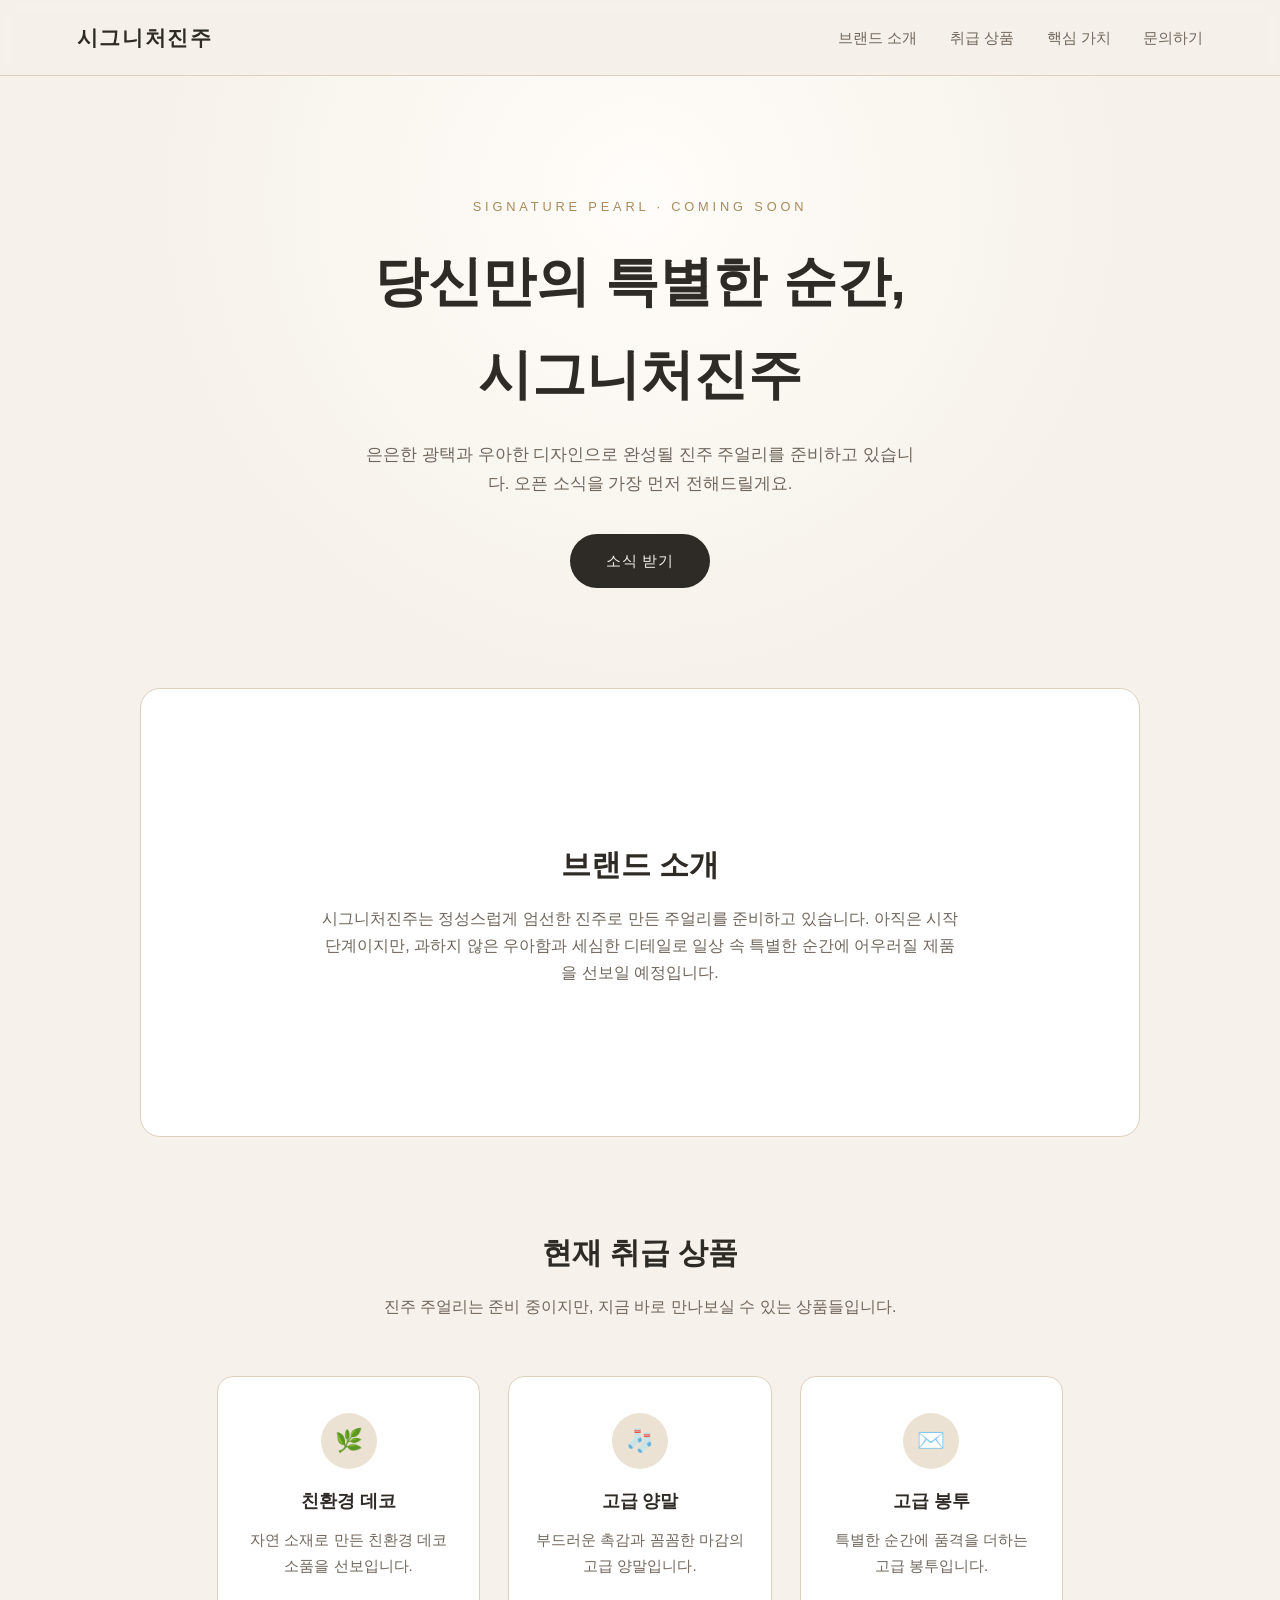
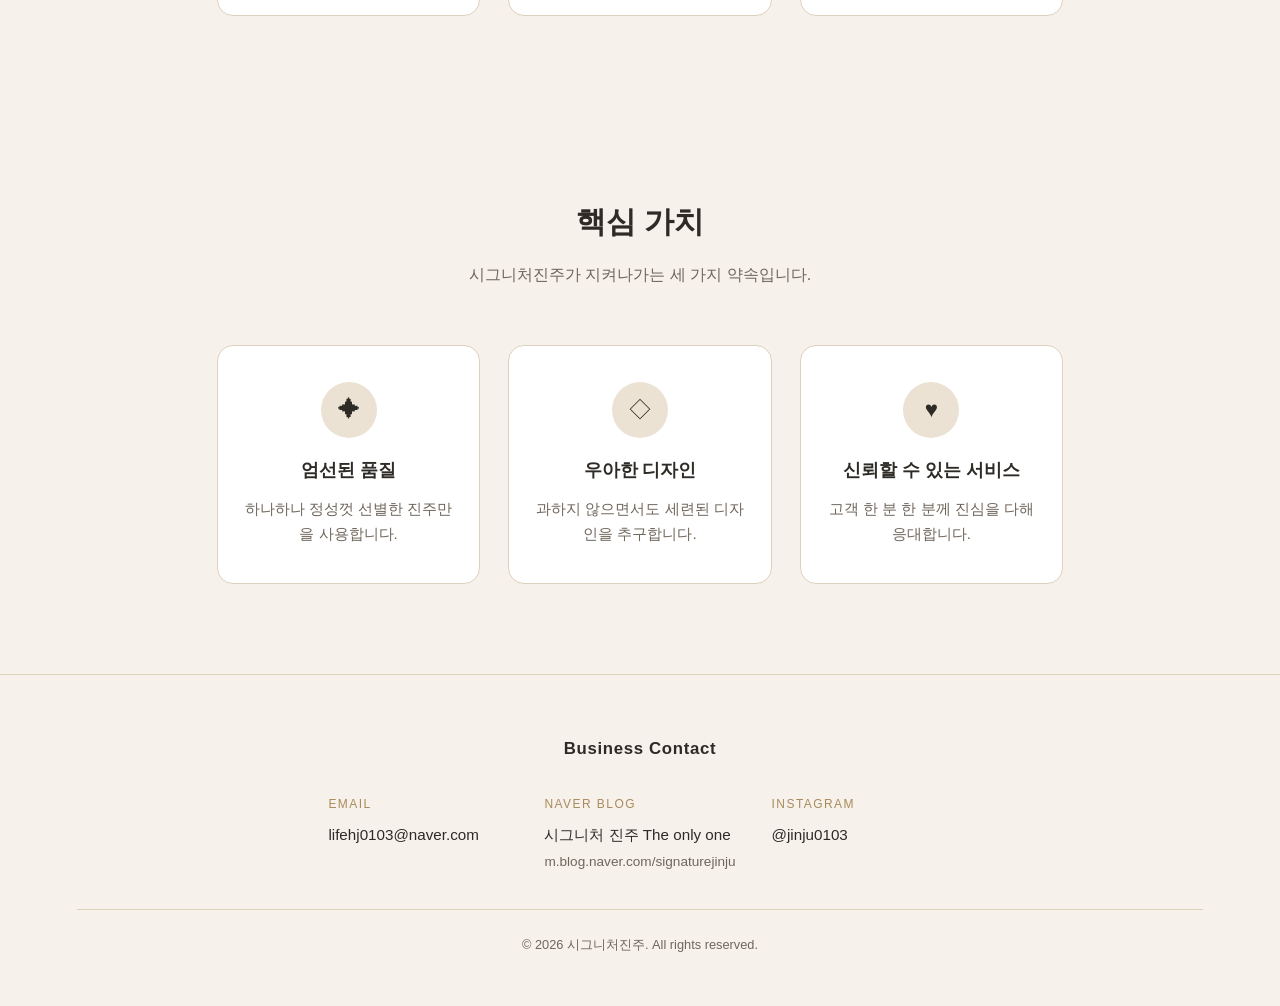
<file: index.html>
<!DOCTYPE html>
<html lang="ko">
<head>
<meta charset="UTF-8">
<meta name="viewport" content="width=device-width, initial-scale=1.0">
<title>시그니처진주 | 시그니처진주</title>
<meta name="description" content="시그니처진주 - 당신만의 특별한 순간을 위한 진주 주얼리 브랜드">
<style>
  :root {
    --pearl: #f6f1ea;
    --pearl-deep: #ece2d3;
    --ink: #2e2a26;
    --sub: #6f665c;
    --accent: #a98b5d;
    --line: #ddd1bd;
  }
  * { box-sizing: border-box; margin: 0; padding: 0; }
  body {
    font-family: "Pretendard", "Apple SD Gothic Neo", "Malgun Gothic", sans-serif;
    background: var(--pearl);
    color: var(--ink);
    line-height: 1.7;
  }
  header {
    position: sticky;
    top: 0;
    z-index: 10;
    display: flex;
    align-items: center;
    justify-content: space-between;
    padding: 20px 6%;
    background: rgba(246, 241, 234, 0.9);
    backdrop-filter: blur(6px);
    border-bottom: 1px solid var(--line);
  }
  .logo {
    font-size: 1.3rem;
    font-weight: 700;
    letter-spacing: 0.08em;
  }
  nav a {
    color: var(--sub);
    text-decoration: none;
    margin-left: 28px;
    font-size: 0.95rem;
  }
  nav a:hover { color: var(--accent); }

  .hero {
    text-align: center;
    padding: 120px 6% 100px;
    background: radial-gradient(circle at 50% 20%, #fffdf9 0%, var(--pearl) 70%);
  }
  .hero .eyebrow {
    letter-spacing: 0.3em;
    font-size: 0.8rem;
    color: var(--accent);
    text-transform: uppercase;
    margin-bottom: 18px;
  }
  .hero h1 {
    font-size: clamp(2.2rem, 5vw, 3.4rem);
    font-weight: 700;
    margin-bottom: 20px;
  }
  .hero p {
    max-width: 560px;
    margin: 0 auto 36px;
    color: var(--sub);
    font-size: 1.05rem;
  }
  .btn {
    display: inline-block;
    padding: 14px 36px;
    background: var(--ink);
    color: var(--pearl);
    text-decoration: none;
    border-radius: 999px;
    font-size: 0.95rem;
    letter-spacing: 0.05em;
    transition: opacity 0.2s;
  }
  .btn:hover { opacity: 0.8; }

  section {
    padding: 90px 6%;
    max-width: 1000px;
    margin: 0 auto;
  }
  .section-title {
    text-align: center;
    font-size: 1.9rem;
    font-weight: 700;
    margin-bottom: 14px;
  }
  .section-sub {
    text-align: center;
    color: var(--sub);
    max-width: 520px;
    margin: 0 auto 56px;
  }

  .cards {
    display: grid;
    grid-template-columns: repeat(auto-fit, minmax(220px, 1fr));
    gap: 28px;
  }
  .card {
    background: #fff;
    border: 1px solid var(--line);
    border-radius: 16px;
    padding: 36px 26px;
    text-align: center;
  }
  .card .icon {
    width: 56px;
    height: 56px;
    margin: 0 auto 18px;
    border-radius: 50%;
    background: var(--pearl-deep);
    display: flex;
    align-items: center;
    justify-content: center;
    font-size: 1.4rem;
  }
  .card h3 {
    font-size: 1.1rem;
    margin-bottom: 10px;
  }
  .card p {
    color: var(--sub);
    font-size: 0.95rem;
  }

  .about {
    background: #fff;
    border-radius: 20px;
    border: 1px solid var(--line);
  }
  .about-inner {
    padding: 60px 8%;
    text-align: center;
  }
  .about p {
    color: var(--sub);
    max-width: 640px;
    margin: 0 auto;
  }

  footer {
    padding: 60px 6% 50px;
    text-align: center;
    border-top: 1px solid var(--line);
    color: var(--sub);
    font-size: 0.9rem;
  }
  footer .brand {
    color: var(--ink);
    font-weight: 700;
    font-size: 1.05rem;
    letter-spacing: 0.04em;
    margin-bottom: 30px;
  }
  .contact-list {
    display: flex;
    flex-wrap: wrap;
    justify-content: center;
    gap: 36px;
    max-width: 640px;
    margin: 0 auto 36px;
    list-style: none;
    padding: 0;
    text-align: left;
  }
  .contact-list li {
    min-width: 180px;
  }
  .contact-label {
    display: block;
    font-size: 0.75rem;
    letter-spacing: 0.12em;
    text-transform: uppercase;
    color: var(--accent);
    margin-bottom: 8px;
  }
  .contact-list a {
    color: var(--ink);
    text-decoration: none;
    font-size: 0.95rem;
  }
  .contact-list a:hover {
    color: var(--accent);
    text-decoration: underline;
  }
  .contact-sub {
    display: block;
    color: var(--sub);
    font-size: 0.85rem;
    margin-top: 2px;
  }
  .copyright {
    padding-top: 24px;
    border-top: 1px solid var(--line);
    font-size: 0.8rem;
  }
</style>
</head>
<body>

<header>
  <div class="logo">시그니처진주</div>
  <nav>
    <a href="#about">브랜드 소개</a>
    <a href="#products">취급 상품</a>
    <a href="#values">핵심 가치</a>
    <a href="#contact">문의하기</a>
  </nav>
</header>

<section class="hero">
  <div class="eyebrow">Signature Pearl · Coming Soon</div>
  <h1>당신만의 특별한 순간,<br>시그니처진주</h1>
  <p>은은한 광택과 우아한 디자인으로 완성될 진주 주얼리를 준비하고 있습니다.
     오픈 소식을 가장 먼저 전해드릴게요.</p>
  <a class="btn" href="#contact">소식 받기</a>
</section>

<section id="about" class="about">
  <div class="about-inner">
    <div class="section-title">브랜드 소개</div>
    <p>
      시그니처진주는 정성스럽게 엄선한 진주로 만든 주얼리를 준비하고 있습니다.
      아직은 시작 단계이지만, 과하지 않은 우아함과 세심한 디테일로
      일상 속 특별한 순간에 어우러질 제품을 선보일 예정입니다.
    </p>
  </div>
</section>

<section id="products">
  <div class="section-title">현재 취급 상품</div>
  <div class="section-sub">진주 주얼리는 준비 중이지만, 지금 바로 만나보실 수 있는 상품들입니다.</div>
  <div class="cards">
    <div class="card">
      <div class="icon">🌿</div>
      <h3>친환경 데코</h3>
      <p>자연 소재로 만든 친환경 데코 소품을 선보입니다.</p>
    </div>
    <div class="card">
      <div class="icon">🧦</div>
      <h3>고급 양말</h3>
      <p>부드러운 촉감과 꼼꼼한 마감의 고급 양말입니다.</p>
    </div>
    <div class="card">
      <div class="icon">✉️</div>
      <h3>고급 봉투</h3>
      <p>특별한 순간에 품격을 더하는 고급 봉투입니다.</p>
    </div>
  </div>
</section>

<section id="values">
  <div class="section-title">핵심 가치</div>
  <div class="section-sub">시그니처진주가 지켜나가는 세 가지 약속입니다.</div>
  <div class="cards">
    <div class="card">
      <div class="icon">✦</div>
      <h3>엄선된 품질</h3>
      <p>하나하나 정성껏 선별한 진주만을 사용합니다.</p>
    </div>
    <div class="card">
      <div class="icon">◇</div>
      <h3>우아한 디자인</h3>
      <p>과하지 않으면서도 세련된 디자인을 추구합니다.</p>
    </div>
    <div class="card">
      <div class="icon">♥</div>
      <h3>신뢰할 수 있는 서비스</h3>
      <p>고객 한 분 한 분께 진심을 다해 응대합니다.</p>
    </div>
  </div>
</section>

<footer id="contact">
  <div class="brand">Business Contact</div>
  <ul class="contact-list">
    <li>
      <span class="contact-label">Email</span>
      <a href="mailto:lifehj0103@naver.com">lifehj0103@naver.com</a>
    </li>
    <li>
      <span class="contact-label">Naver Blog</span>
      <a href="https://m.blog.naver.com/signaturejinju" target="_blank" rel="noopener noreferrer">
        시그니처 진주 The only one
        <span class="contact-sub">m.blog.naver.com/signaturejinju</span>
      </a>
    </li>
    <li>
      <span class="contact-label">Instagram</span>
      <a href="https://www.instagram.com/jinju0103" target="_blank" rel="noopener noreferrer">
        @jinju0103
      </a>
    </li>
  </ul>
  <p class="copyright">&copy; 2026 시그니처진주. All rights reserved.</p>
</footer>

</body>
</html>
</file>
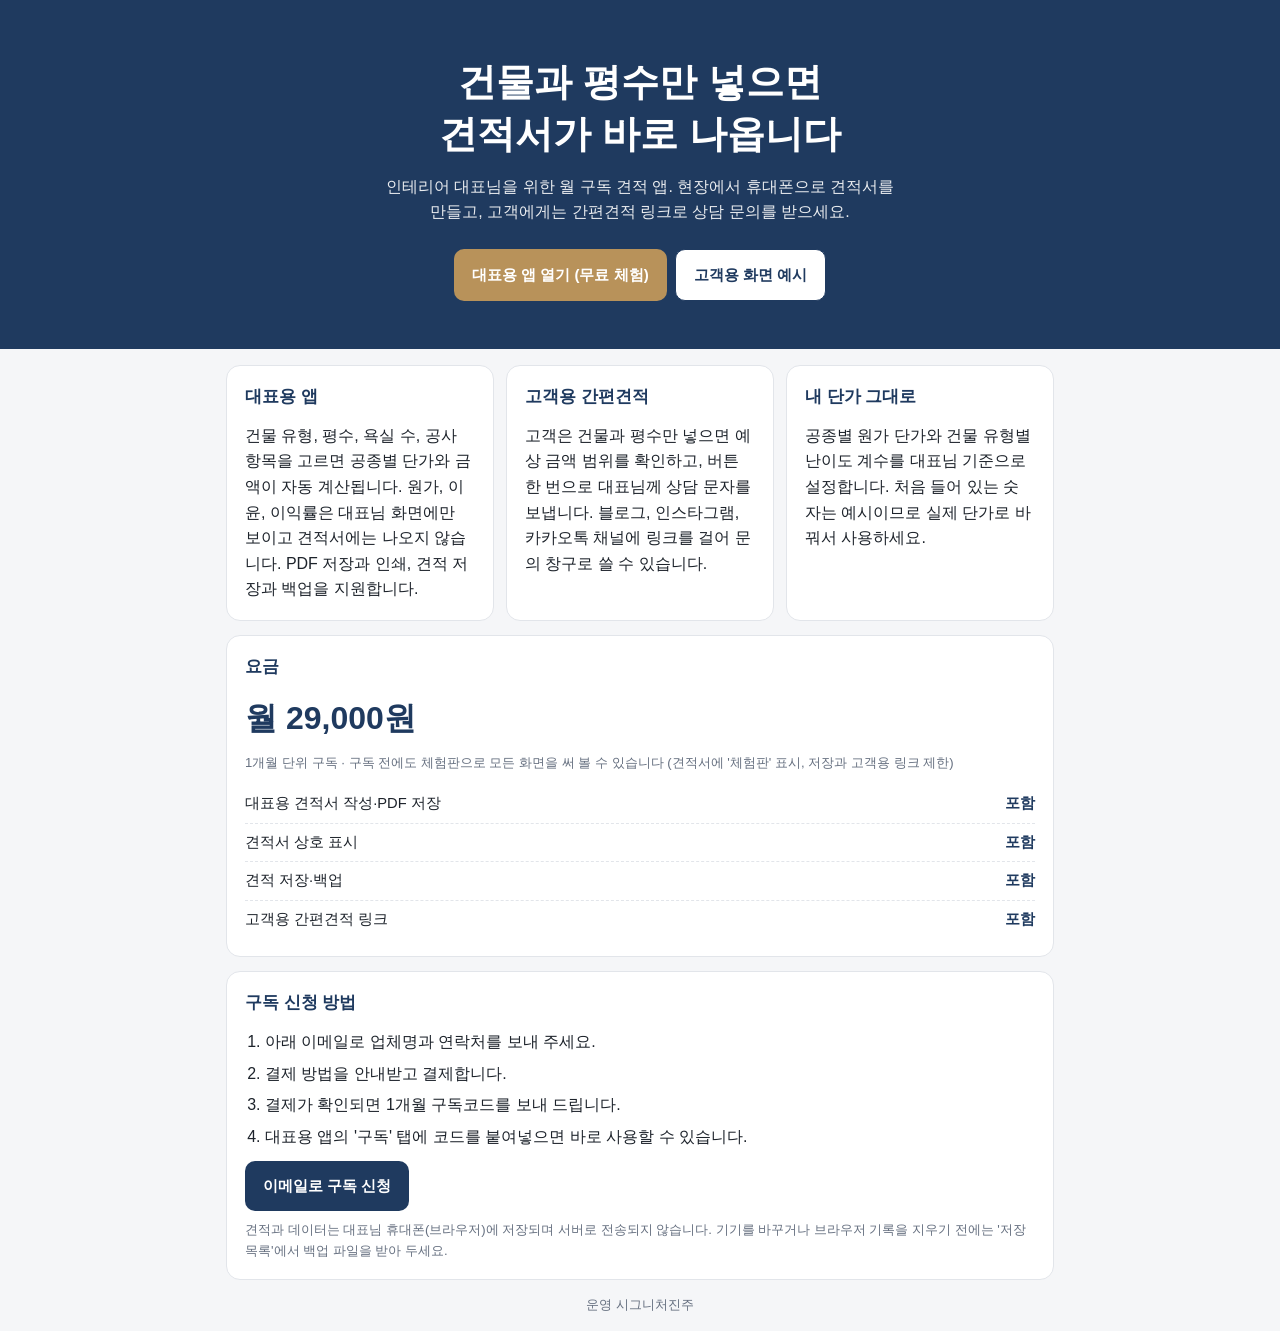
<file: estimate/index.html>
<!DOCTYPE html>
<html lang="ko">
<head>
<meta charset="UTF-8">
<meta name="viewport" content="width=device-width, initial-scale=1.0">
<title>인테리어 견적 앱 | 건물과 평수만 넣으면 견적서 완성</title>
<meta name="description" content="인테리어 대표님을 위한 월 구독 견적서 앱. 건물 유형과 평수만 넣으면 견적서가 만들어지고, 고객용 간편견적 링크로 상담 문의까지 받을 수 있습니다.">
<link rel="stylesheet" href="style.css">
<style>
.hero{background:var(--navy);color:#fff;padding:56px 20px 48px;text-align:center}
.hero h1{font-size:clamp(1.6rem,6vw,2.4rem);line-height:1.35;margin-bottom:14px}
.hero p{opacity:.9;max-width:520px;margin:0 auto 24px}
.grid{display:grid;grid-template-columns:repeat(auto-fit,minmax(240px,1fr));gap:12px}
.price{font-size:2rem;font-weight:800;color:var(--navy)}
ol.step{padding-left:20px}ol.step li{margin:6px 0}
</style>
</head>
<body>
<section class="hero">
  <h1>건물과 평수만 넣으면<br>견적서가 바로 나옵니다</h1>
  <p>인테리어 대표님을 위한 월 구독 견적 앱. 현장에서 휴대폰으로 견적서를 만들고, 고객에게는 간편견적 링크로 상담 문의를 받으세요.</p>
  <div class="btns" style="justify-content:center">
    <a class="btn gold" href="owner.html">대표용 앱 열기 (무료 체험)</a>
    <a class="btn line" href="customer.html" style="background:#fff">고객용 화면 예시</a>
  </div>
</section>

<div class="wrap">
  <div class="grid">
    <div class="card"><h2>대표용 앱</h2>
      <p>건물 유형, 평수, 욕실 수, 공사 항목을 고르면 공종별 단가와 금액이 자동 계산됩니다. 원가, 이윤, 이익률은 대표님 화면에만 보이고 견적서에는 나오지 않습니다. PDF 저장과 인쇄, 견적 저장과 백업을 지원합니다.</p></div>
    <div class="card"><h2>고객용 간편견적</h2>
      <p>고객은 건물과 평수만 넣으면 예상 금액 범위를 확인하고, 버튼 한 번으로 대표님께 상담 문자를 보냅니다. 블로그, 인스타그램, 카카오톡 채널에 링크를 걸어 문의 창구로 쓸 수 있습니다.</p></div>
    <div class="card"><h2>내 단가 그대로</h2>
      <p>공종별 원가 단가와 건물 유형별 난이도 계수를 대표님 기준으로 설정합니다. 처음 들어 있는 숫자는 예시이므로 실제 단가로 바꿔서 사용하세요.</p></div>
  </div>

  <div class="card" id="plan">
    <h2>요금</h2>
    <p class="price">월 29,000원</p>
    <p class="note" style="margin-bottom:12px">1개월 단위 구독 · 구독 전에도 체험판으로 모든 화면을 써 볼 수 있습니다 (견적서에 '체험판' 표시, 저장과 고객용 링크 제한)</p>
    <div class="kv"><span>대표용 견적서 작성·PDF 저장</span><b>포함</b></div>
    <div class="kv"><span>견적서 상호 표시</span><b>포함</b></div>
    <div class="kv"><span>견적 저장·백업</span><b>포함</b></div>
    <div class="kv"><span>고객용 간편견적 링크</span><b>포함</b></div>
  </div>

  <div class="card">
    <h2>구독 신청 방법</h2>
    <ol class="step">
      <li>아래 이메일로 업체명과 연락처를 보내 주세요.</li>
      <li>결제 방법을 안내받고 결제합니다.</li>
      <li>결제가 확인되면 1개월 구독코드를 보내 드립니다.</li>
      <li>대표용 앱의 '구독' 탭에 코드를 붙여넣으면 바로 사용할 수 있습니다.</li>
    </ol>
    <div class="btns"><a class="btn" href="mailto:lifehj0103@naver.com?subject=%5B%EC%9D%B8%ED%85%8C%EB%A6%AC%EC%96%B4%20%EA%B2%AC%EC%A0%81%20%EC%95%B1%5D%20%EA%B5%AC%EB%8F%85%20%EC%8B%A0%EC%B2%AD&body=%EC%97%85%EC%B2%B4%EB%AA%85%3A%0A%EB%8C%80%ED%91%9C%EC%9E%90%3A%0A%EC%97%B0%EB%9D%BD%EC%B2%98%3A%0A">이메일로 구독 신청</a></div>
    <p class="note">견적과 데이터는 대표님 휴대폰(브라우저)에 저장되며 서버로 전송되지 않습니다. 기기를 바꾸거나 브라우저 기록을 지우기 전에는 '저장 목록'에서 백업 파일을 받아 두세요.</p>
  </div>
  <p class="note" style="text-align:center">운영 시그니처진주</p>
</div>
</body>
</html>
</file>
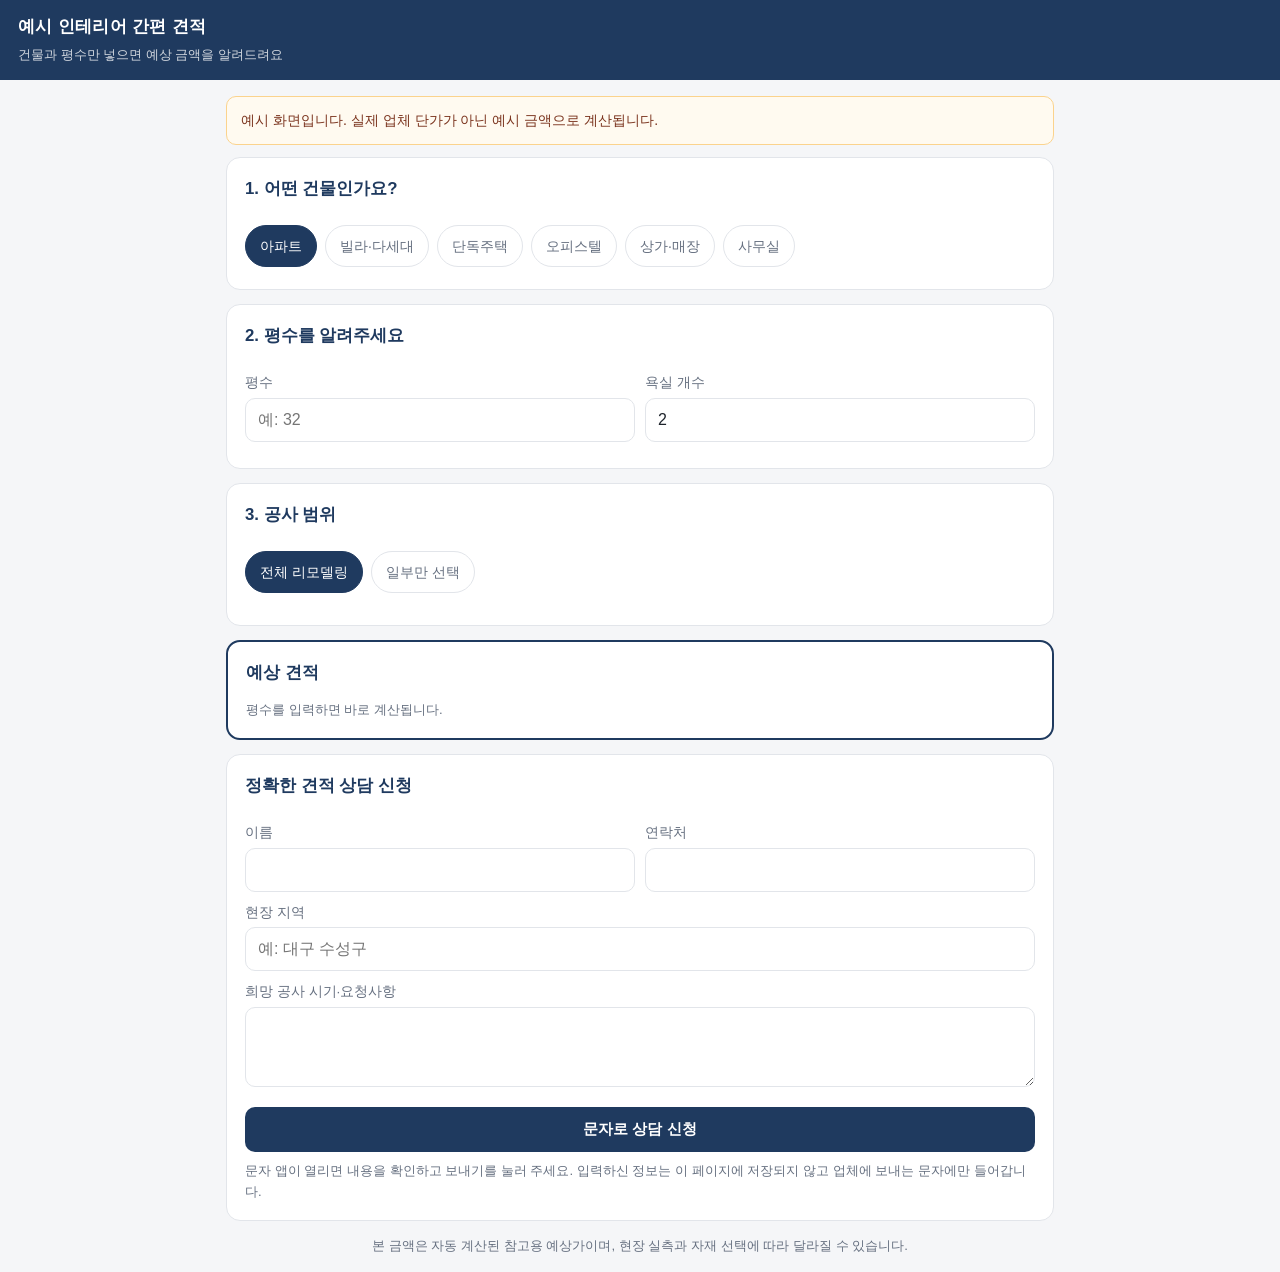
<file: estimate/customer.html>
<!DOCTYPE html>
<html lang="ko">
<head>
<meta charset="UTF-8">
<meta name="viewport" content="width=device-width, initial-scale=1.0">
<title>인테리어 간편 견적</title>
<link rel="stylesheet" href="style.css">
</head>
<body>
<div class="top"><div><b id="coTitle">인테리어 간편 견적</b><br><small>건물과 평수만 넣으면 예상 금액을 알려드려요</small></div></div>
<div class="wrap">
  <div id="demoAlert" class="alert warn hide">예시 화면입니다. 실제 업체 단가가 아닌 예시 금액으로 계산됩니다.</div>
  <div id="stopAlert" class="alert err hide">현재 이용할 수 없는 견적 링크입니다. 업체에 직접 문의해 주세요.</div>

  <div id="app">
  <div class="card">
    <h2>1. 어떤 건물인가요?</h2>
    <div class="chips" id="types"></div>
  </div>
  <div class="card">
    <h2>2. 평수를 알려주세요</h2>
    <div class="row">
      <div><label>평수</label><input id="py" type="number" inputmode="decimal" min="1" placeholder="예: 32"></div>
      <div><label>욕실 개수</label><input id="bath" type="number" inputmode="numeric" min="0" value="2"></div>
    </div>
    <p class="note" id="m2"></p>
  </div>
  <div class="card">
    <h2>3. 공사 범위</h2>
    <div class="chips" style="margin-bottom:10px">
      <label class="chip"><input type="radio" name="scope" value="full" checked><span>전체 리모델링</span></label>
      <label class="chip"><input type="radio" name="scope" value="part"><span>일부만 선택</span></label>
    </div>
    <div class="items" id="items"></div>
  </div>

  <div class="card" id="result" style="border:2px solid var(--navy)">
    <h2>예상 견적</h2>
    <div id="resBox"><p class="note">평수를 입력하면 바로 계산됩니다.</p></div>
  </div>

  <div class="card">
    <h2>정확한 견적 상담 신청</h2>
    <div class="row">
      <div><label>이름</label><input id="c_name"></div>
      <div><label>연락처</label><input id="c_phone" inputmode="tel"></div>
    </div>
    <label>현장 지역</label><input id="c_area" placeholder="예: 대구 수성구">
    <label>희망 공사 시기·요청사항</label><textarea id="c_memo" rows="3"></textarea>
    <div class="btns">
      <button class="btn block" id="sms">문자로 상담 신청</button>
      <a class="btn line block" id="call">전화 걸기</a>
    </div>
    <p class="note">문자 앱이 열리면 내용을 확인하고 보내기를 눌러 주세요. 입력하신 정보는 이 페이지에 저장되지 않고 업체에 보내는 문자에만 들어갑니다.</p>
  </div>
  <p class="note" style="text-align:center">본 금액은 자동 계산된 참고용 예상가이며, 현장 실측과 자재 선택에 따라 달라질 수 있습니다.</p>
  </div>
</div>
<div class="toast" id="toast"></div>

<script src="common.js"></script>
<script>
const $ = s => document.querySelector(s), $$ = s => [...document.querySelectorAll(s)];
let CFG = null, CO = { n: "예시 인테리어", p: "", c: "" }, RANGE = 10, TYPES = IE.DEFAULT_TYPES, ITEMS = IE.DEFAULT_ITEMS.map(i => Object.assign({}, i, { price: IE.round(i.price * 1.15, 100) }));

async function init() {
  const m = (location.hash.match(/c=([\w-]+)/) || [])[1];
  if (m) {
    try { CFG = IE.decodeObj(m); } catch { CFG = null; }
    if (!CFG) return stop();
    const lic = await IE.verifyLicense(CFG.l);
    if (!lic.ok) return stop();
    CO = { n: lic.data.n, p: CFG.co.p, c: CFG.co.c }; RANGE = CFG.r || 10;
    TYPES = CFG.t.map(([id, name, k]) => ({ id, name, k }));
    ITEMS = CFG.i.map(([id, name, unit, price, per, def]) => ({ id, name, unit, price, per, def: !!def }));
  } else $("#demoAlert").classList.remove("hide");
  document.title = CO.n + " 간편 견적";
  $("#coTitle").textContent = CO.n + " 간편 견적";
  $("#types").innerHTML = TYPES.map((t, i) => `<label class="chip"><input type="radio" name="t" value="${t.id}" ${i ? "" : "checked"}><span>${IE.esc(t.name)}</span></label>`).join("");
  $("#items").innerHTML = ITEMS.map(i => `<label class="item"><input type="checkbox" value="${i.id}" ${i.def ? "checked" : ""}><span class="nm">${IE.esc(i.name)}</span></label>`).join("");
  $("#items").classList.add("hide");
  if (CO.p) $("#call").href = "tel:" + CO.p.replace(/[^\d+]/g, ""); else $("#call").classList.add("hide");
  calc();
}
function stop() { $("#app").classList.add("hide"); $("#stopAlert").classList.remove("hide"); }

let LAST = null;
function calc() {
  const py = +$("#py").value || 0, bath = +$("#bath").value || 0;
  $("#m2").textContent = py ? "약 " + (py * IE.PY).toFixed(1) + "㎡" : "";
  const full = $("input[name=scope]:checked").value === "full";
  $("#items").classList.toggle("hide", full);
  const t = TYPES.find(x => x.id === $("input[name=t]:checked").value);
  const sel = full ? ITEMS.filter(i => i.def) : ITEMS.filter(i => $(`#items input[value="${i.id}"]`).checked);
  if (!py) { $("#resBox").innerHTML = '<p class="note">평수를 입력하면 바로 계산됩니다.</p>'; LAST = null; return; }
  const lines = sel.map(i => ({ name: i.name, amt: i.price * t.k * IE.qtyOf(i, py, bath) })).filter(l => l.amt > 0);
  const sum = lines.reduce((a, l) => a + l.amt, 0);
  const lo = IE.round(sum * (1 - RANGE / 100), 100000), hi = IE.round(sum * (1 + RANGE / 100), 100000);
  LAST = { t: t.name, py, bath, lo, hi, scope: full ? "전체 리모델링" : sel.map(i => i.name).join(", ") };
  $("#resBox").innerHTML = sum ? `<p>${IE.esc(t.name)} ${py}평 · ${full ? "전체 리모델링" : "선택 공사"}</p>
    <p class="big">${IE.man(lo)} ~ ${IE.man(hi)}</p><p class="note" style="margin-bottom:10px">부가세 별도 · 참고용 예상 금액</p>
    ${lines.map(l => `<div class="kv"><span>${IE.esc(l.name)}</span><span>약 ${IE.man(l.amt)}</span></div>`).join("")}`
    : '<p class="note">공사 항목을 하나 이상 선택해 주세요.</p>';
}
document.addEventListener("input", calc); document.addEventListener("change", calc);

$("#sms").onclick = () => {
  const name = $("#c_name").value.trim(), phone = $("#c_phone").value.trim();
  if (!name || !phone) return toast("이름과 연락처를 입력해 주세요.");
  if (!CO.p) return toast("예시 화면에서는 문자를 보낼 수 없습니다.");
  const body = `[간편견적 상담신청]\n이름: ${name}\n연락처: ${phone}\n지역: ${$("#c_area").value}\n` +
    (LAST ? `건물: ${LAST.t} ${LAST.py}평, 욕실 ${LAST.bath}개\n범위: ${LAST.scope}\n예상가: ${IE.man(LAST.lo)}~${IE.man(LAST.hi)}\n` : "") +
    `요청: ${$("#c_memo").value}`;
  location.href = "sms:" + CO.p.replace(/[^\d+]/g, "") + "?body=" + encodeURIComponent(body);
};
function toast(m) { const t = $("#toast"); t.textContent = m; t.classList.add("on"); clearTimeout(t._t); t._t = setTimeout(() => t.classList.remove("on"), 2000); }
init();
</script>
</body>
</html>
</file>
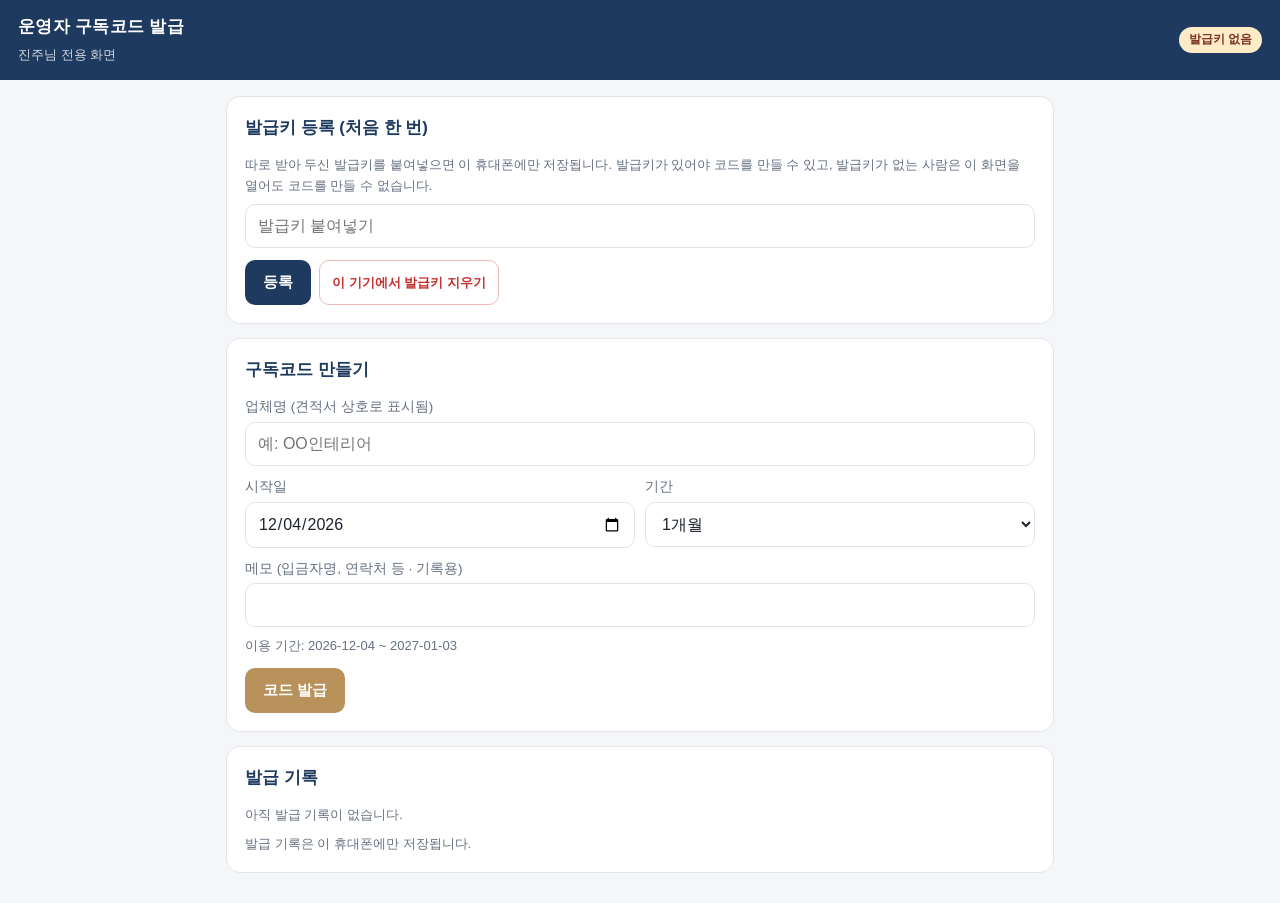
<file: estimate/issue.html>
<!DOCTYPE html>
<html lang="ko">
<head>
<meta charset="UTF-8">
<meta name="viewport" content="width=device-width, initial-scale=1.0">
<meta name="robots" content="noindex,nofollow">
<title>운영자 구독코드 발급</title>
<link rel="stylesheet" href="style.css">
</head>
<body>
<div class="top"><div><b>운영자 구독코드 발급</b><br><small>진주님 전용 화면</small></div><span class="badge" id="keyBadge">발급키 없음</span></div>
<div class="wrap">
  <div class="card" id="keyCard">
    <h2>발급키 등록 (처음 한 번)</h2>
    <p class="note" style="margin:0 0 8px">따로 받아 두신 발급키를 붙여넣으면 이 휴대폰에만 저장됩니다. 발급키가 있어야 코드를 만들 수 있고, 발급키가 없는 사람은 이 화면을 열어도 코드를 만들 수 없습니다.</p>
    <input id="keyIn" placeholder="발급키 붙여넣기">
    <div class="btns"><button class="btn" id="keySave">등록</button><button class="btn red sm" id="keyDel">이 기기에서 발급키 지우기</button></div>
  </div>

  <div class="card">
    <h2>구독코드 만들기</h2>
    <label>업체명 (견적서 상호로 표시됨)</label><input id="name" placeholder="예: OO인테리어">
    <div class="row">
      <div><label>시작일</label><input id="start" type="date"></div>
      <div><label>기간</label><select id="months"><option value="1">1개월</option><option value="3">3개월</option><option value="6">6개월</option><option value="12">12개월</option></select></div>
    </div>
    <label>메모 (입금자명, 연락처 등 · 기록용)</label><input id="memo">
    <p class="note" id="endInfo"></p>
    <div class="btns"><button class="btn gold" id="make">코드 발급</button></div>
    <div id="out" class="hide">
      <label>구독코드</label><textarea id="code" rows="4" readonly></textarea>
      <label>보낼 안내 메시지</label><textarea id="msg" rows="8" readonly></textarea>
      <div class="btns"><button class="btn" id="copyMsg">안내 메시지 복사</button><button class="btn line" id="copyCode">코드만 복사</button></div>
    </div>
  </div>

  <div class="card"><h2>발급 기록</h2><div id="hist"></div><p class="note">발급 기록은 이 휴대폰에만 저장됩니다.</p></div>
</div>
<div class="toast" id="toast"></div>
<script src="common.js"></script>
<script>
const $ = s => document.querySelector(s);
const toast = m => { const t = $("#toast"); t.textContent = m; t.classList.add("on"); clearTimeout(t._t); t._t = setTimeout(() => t.classList.remove("on"), 2000); };
const today = () => { const d = new Date(); d.setMinutes(d.getMinutes() - d.getTimezoneOffset()); return d.toISOString().slice(0, 10); };
$("#start").value = today();

function endDate() {
  const s = new Date($("#start").value + "T00:00:00"); const m = +$("#months").value;
  const e = new Date(s); e.setMonth(e.getMonth() + m); e.setDate(e.getDate() - 1);
  e.setMinutes(e.getMinutes() - e.getTimezoneOffset()); return e.toISOString().slice(0, 10);
}
function info() { $("#endInfo").textContent = $("#start").value ? "이용 기간: " + $("#start").value + " ~ " + endDate() : ""; }
$("#start").oninput = $("#months").oninput = info; info();

async function getKey() {
  const d = localStorage.getItem("ie_issue_key"); if (!d) return null;
  try { return await crypto.subtle.importKey("jwk", Object.assign({}, IE.PUBKEY, { d }), { name: "ECDSA", namedCurve: "P-256" }, false, ["sign"]); } catch { return null; }
}
async function keyState() {
  const k = await getKey(); const b = $("#keyBadge");
  b.className = "badge " + (k ? "ok" : "warn"); b.textContent = k ? "발급키 등록됨" : "발급키 없음";
}
$("#keySave").onclick = async () => {
  const d = $("#keyIn").value.trim(); if (!d) return;
  localStorage.setItem("ie_issue_key", d);
  const k = await getKey();
  // 등록한 키가 공개키와 짝이 맞는지 시험 서명으로 확인
  let ok = false;
  if (k) { const p = IE.encodeObj({ n: "test", e: "2099-12-31", i: "t" }); const s = new Uint8Array(await crypto.subtle.sign({ name: "ECDSA", hash: "SHA-256" }, k, new TextEncoder().encode(p))); ok = (await IE.verifyLicense(p + "." + IE.b64u(s))).ok; }
  if (!ok) { localStorage.removeItem("ie_issue_key"); toast("발급키가 맞지 않습니다."); } else { $("#keyIn").value = ""; toast("발급키를 등록했습니다."); }
  keyState();
};
$("#keyDel").onclick = () => { if (confirm("이 기기에서 발급키를 지울까요?")) { localStorage.removeItem("ie_issue_key"); keyState(); } };

$("#make").onclick = async () => {
  const k = await getKey(); if (!k) return toast("먼저 발급키를 등록해 주세요.");
  const n = $("#name").value.trim(); if (!n) return toast("업체명을 입력해 주세요.");
  const e = endDate(); const i = Date.now().toString(36);
  const p = IE.encodeObj({ n, e, i });
  const sig = new Uint8Array(await crypto.subtle.sign({ name: "ECDSA", hash: "SHA-256" }, k, new TextEncoder().encode(p)));
  const code = p + "." + IE.b64u(sig);
  const url = new URL("owner.html", location.href).href;
  $("#code").value = code;
  $("#msg").value = `${n} 대표님, 인테리어 견적 앱 구독코드를 보내드립니다.\n\n이용 기간: ${$("#start").value} ~ ${e}\n\n1. 아래 주소를 휴대폰에서 열어 주세요.\n${url}\n2. 맨 위 '구독' 탭을 누릅니다.\n3. 아래 구독코드를 붙여넣고 '등록'을 누릅니다.\n\n구독코드\n${code}\n\n감사합니다.`;
  $("#out").classList.remove("hide");
  const h = IE.load("ie_issue_hist", []); h.unshift({ n, s: $("#start").value, e, memo: $("#memo").value, at: today() }); IE.save("ie_issue_hist", h); hist();
};
const copy = async v => { try { await navigator.clipboard.writeText(v); } catch { const t = document.createElement("textarea"); t.value = v; document.body.append(t); t.select(); document.execCommand("copy"); t.remove(); } toast("복사했습니다."); };
$("#copyMsg").onclick = () => copy($("#msg").value);
$("#copyCode").onclick = () => copy($("#code").value);
function hist() {
  const h = IE.load("ie_issue_hist", []); const now = today();
  $("#hist").innerHTML = h.length ? h.map(x => `<div class="kv"><span>${IE.esc(x.n)}<br><small style="color:var(--sub)">${IE.esc(x.memo || "")}</small></span><span style="text-align:right">${x.s} ~ ${x.e}<br><small style="color:${x.e < now ? "var(--err)" : "var(--ok)"}">${x.e < now ? "만료" : "이용 중"}</small></span></div>`).join("") : '<p class="note">아직 발급 기록이 없습니다.</p>';
}
keyState(); hist();
</script>
</body>
</html>
</file>
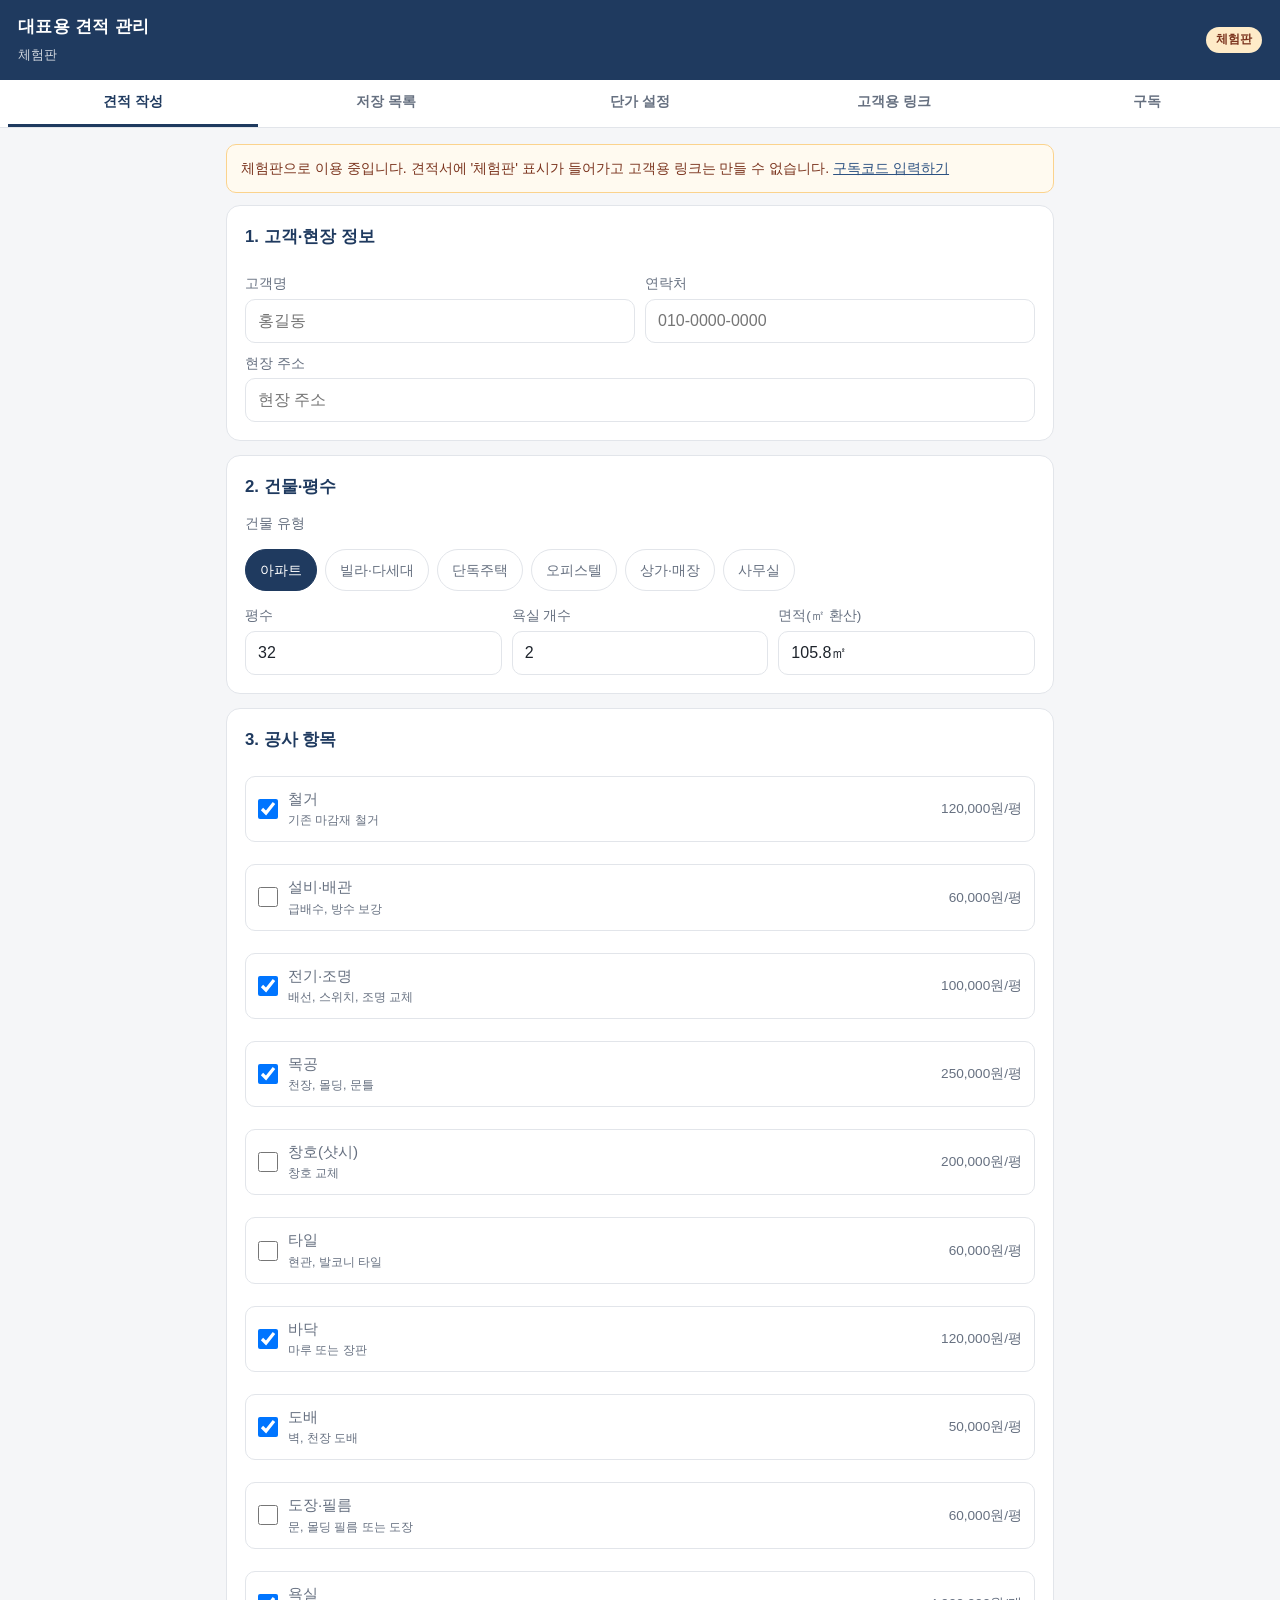
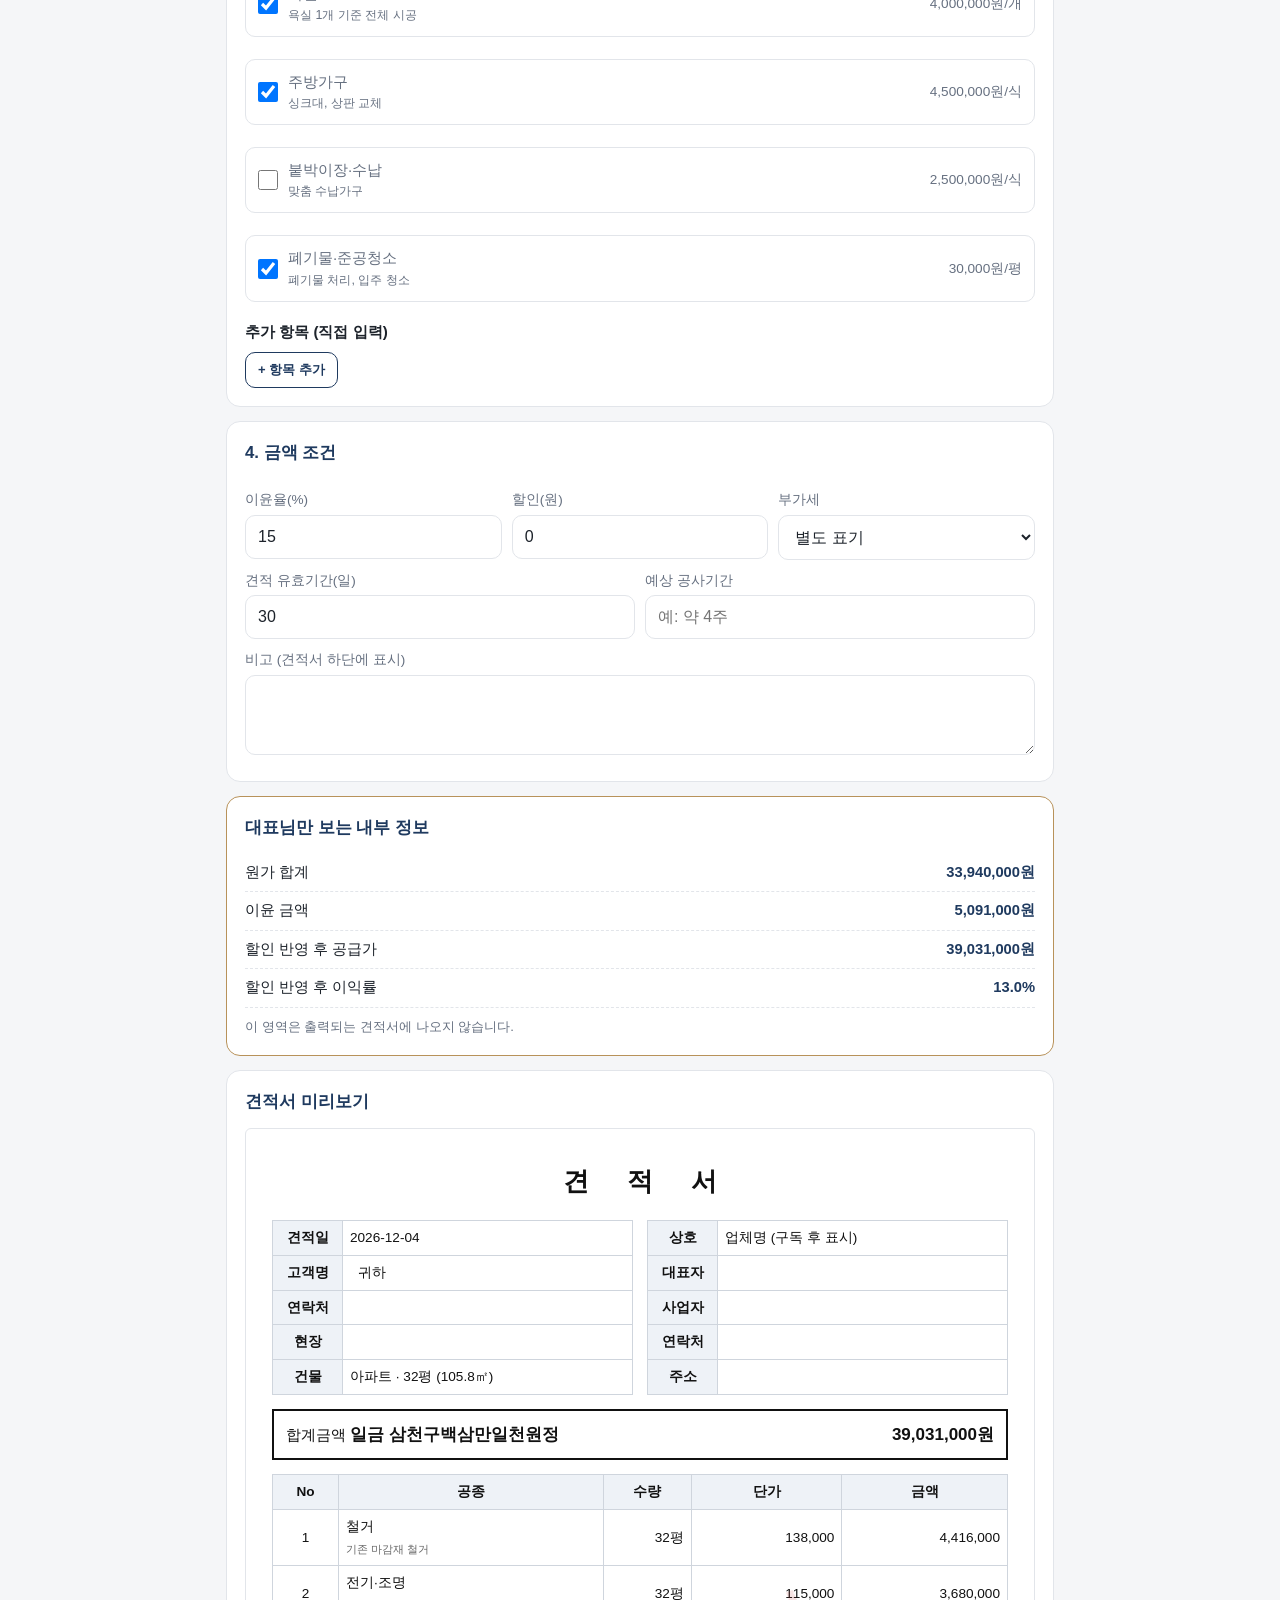
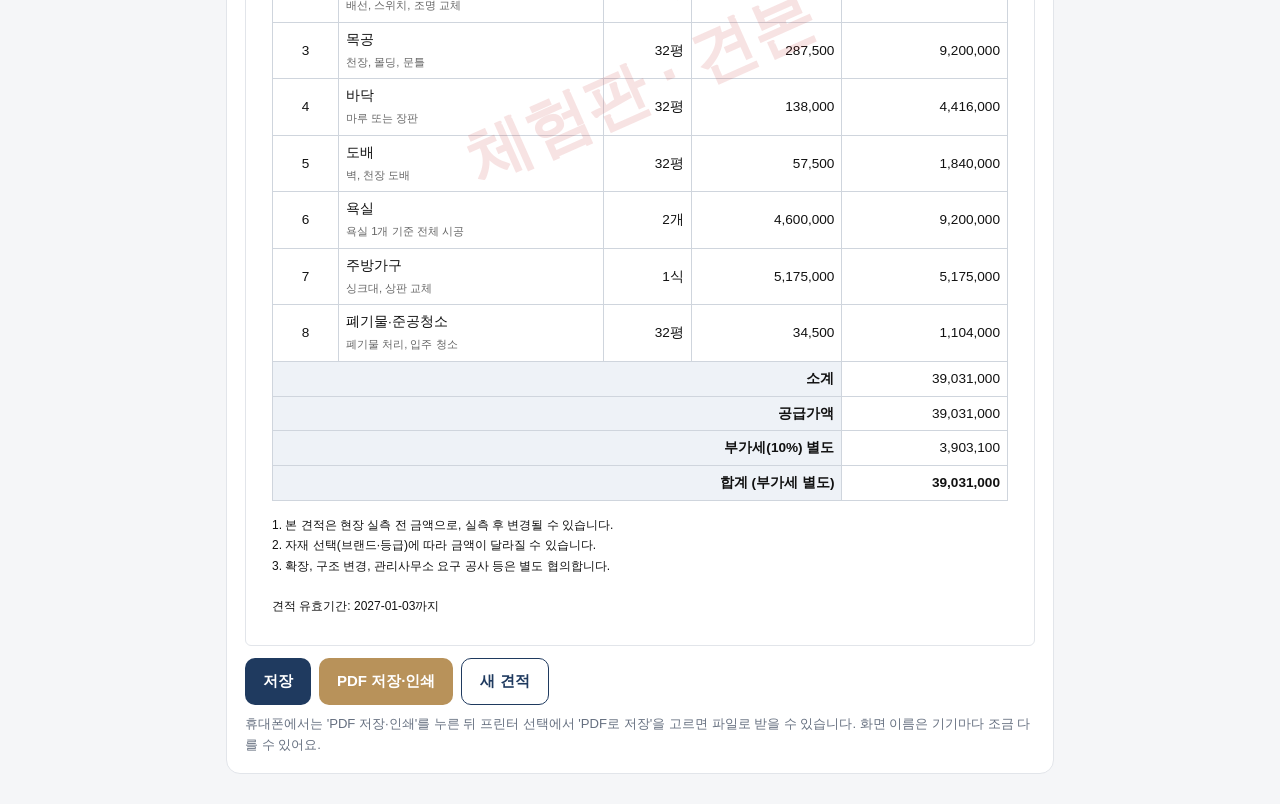
<file: estimate/owner.html>
<!DOCTYPE html>
<html lang="ko">
<head>
<meta charset="UTF-8">
<meta name="viewport" content="width=device-width, initial-scale=1.0">
<meta name="robots" content="noindex">
<title>대표용 견적 관리 | 인테리어 견적 앱</title>
<link rel="stylesheet" href="style.css">
</head>
<body>
<div class="top"><div><b>대표용 견적 관리</b><br><small id="coName">체험판</small></div><span class="badge" id="licBadge">확인 중</span></div>
<div class="tabs">
  <button data-t="quote" class="on">견적 작성</button>
  <button data-t="list">저장 목록</button>
  <button data-t="rates">단가 설정</button>
  <button data-t="link">고객용 링크</button>
  <button data-t="sub">구독</button>
</div>

<div class="wrap">
<div id="trialAlert" class="alert warn hide">체험판으로 이용 중입니다. 견적서에 '체험판' 표시가 들어가고 고객용 링크는 만들 수 없습니다. <a href="#" data-go="sub">구독코드 입력하기</a></div>

<!-- 견적 작성 -->
<section class="pane on" id="p-quote">
  <div class="card">
    <h2>1. 고객·현장 정보</h2>
    <div class="row">
      <div><label>고객명</label><input id="q_client" placeholder="홍길동"></div>
      <div><label>연락처</label><input id="q_phone" inputmode="tel" placeholder="010-0000-0000"></div>
    </div>
    <label>현장 주소</label><input id="q_addr" placeholder="현장 주소">
  </div>
  <div class="card">
    <h2>2. 건물·평수</h2>
    <label>건물 유형</label><div class="chips" id="q_types"></div>
    <div class="row3">
      <div><label>평수</label><input id="q_py" type="number" inputmode="decimal" min="1" value="32"></div>
      <div><label>욕실 개수</label><input id="q_bath" type="number" inputmode="numeric" min="0" value="2"></div>
      <div><label>면적(㎡ 환산)</label><input id="q_m2" disabled></div>
    </div>
  </div>
  <div class="card">
    <h2>3. 공사 항목</h2>
    <div class="items" id="q_items"></div>
    <h3>추가 항목 (직접 입력)</h3>
    <div id="q_extra"></div>
    <button class="btn line sm" id="addExtra">+ 항목 추가</button>
  </div>
  <div class="card">
    <h2>4. 금액 조건</h2>
    <div class="row3">
      <div><label>이윤율(%)</label><input id="q_margin" type="number" inputmode="decimal" value="15"></div>
      <div><label>할인(원)</label><input id="q_disc" type="number" inputmode="numeric" value="0"></div>
      <div><label>부가세</label><select id="q_vat"><option value="sep">별도 표기</option><option value="inc">포함하여 합계</option><option value="none">표기 안 함</option></select></div>
    </div>
    <div class="row">
      <div><label>견적 유효기간(일)</label><input id="q_valid" type="number" value="30"></div>
      <div><label>예상 공사기간</label><input id="q_period" placeholder="예: 약 4주"></div>
    </div>
    <label>비고 (견적서 하단에 표시)</label>
    <textarea id="q_memo" rows="3"></textarea>
  </div>

  <div class="card" style="border-color:var(--gold)">
    <h2>대표님만 보는 내부 정보</h2>
    <div class="kv"><span>원가 합계</span><b id="in_cost">-</b></div>
    <div class="kv"><span>이윤 금액</span><b id="in_profit">-</b></div>
    <div class="kv"><span>할인 반영 후 공급가</span><b id="in_supply">-</b></div>
    <div class="kv"><span>할인 반영 후 이익률</span><b id="in_rate">-</b></div>
    <p class="note">이 영역은 출력되는 견적서에 나오지 않습니다.</p>
  </div>

  <div class="card">
    <h2>견적서 미리보기</h2>
    <div id="sheet"></div>
    <div class="btns">
      <button class="btn" id="saveQ">저장</button>
      <button class="btn gold" id="printQ">PDF 저장·인쇄</button>
      <button class="btn line" id="newQ">새 견적</button>
    </div>
    <p class="note">휴대폰에서는 'PDF 저장·인쇄'를 누른 뒤 프린터 선택에서 'PDF로 저장'을 고르면 파일로 받을 수 있습니다. 화면 이름은 기기마다 조금 다를 수 있어요.</p>
  </div>
</section>

<!-- 저장 목록 -->
<section class="pane" id="p-list">
  <div class="card"><h2>저장된 견적</h2><div id="listBox"></div>
  <p class="note">견적은 이 휴대폰(브라우저)에만 저장됩니다. 다른 기기로 옮기려면 아래 백업 기능을 사용하세요.</p>
  <div class="btns"><button class="btn line sm" id="backup">백업 파일 받기</button><label class="btn line sm" style="margin:0;color:var(--navy)">백업 불러오기<input type="file" id="restore" accept=".json" class="hide"></label></div>
  </div>
</section>

<!-- 단가 설정 -->
<section class="pane" id="p-rates">
  <div class="card">
    <h2>업체 정보 (견적서에 표시)</h2>
    <label>상호 (구독코드에 등록된 이름이 자동 사용됩니다)</label><input id="s_name" disabled>
    <div class="row">
      <div><label>대표자</label><input id="s_ceo"></div>
      <div><label>연락처</label><input id="s_phone" inputmode="tel"></div>
    </div>
    <div class="row">
      <div><label>사업자등록번호</label><input id="s_biz"></div>
      <div><label>입금 계좌 (선택)</label><input id="s_bank"></div>
    </div>
    <label>주소</label><input id="s_addr">
    <label>견적서 기본 안내문</label>
    <textarea id="s_terms" rows="4"></textarea>
  </div>
  <div class="card">
    <h2>공종별 원가 단가</h2>
    <p class="note" style="margin:0 0 10px">처음 들어 있는 숫자는 화면 예시용입니다. 실제 시세가 아니니 꼭 대표님 원가로 바꿔 주세요. 단위가 '평'이면 평당, '식'·'개'면 1식·1개당 금액입니다.</p>
    <div style="overflow-x:auto"><table class="rates"><thead><tr><th>공종</th><th>단위</th><th>원가 단가(원)</th><th>기본선택</th></tr></thead><tbody id="rateRows"></tbody></table></div>
    <h3>건물 유형별 난이도 계수</h3>
    <p class="note" style="margin:0 0 8px">1.00이 기준입니다. 1.10이면 모든 공종 단가가 10% 올라갑니다.</p>
    <div style="overflow-x:auto"><table class="rates"><thead><tr><th>건물 유형</th><th>계수</th></tr></thead><tbody id="typeRows"></tbody></table></div>
    <div class="btns"><button class="btn" id="saveRates">설정 저장</button><button class="btn red sm" id="resetRates">예시값으로 초기화</button></div>
  </div>
</section>

<!-- 고객용 링크 -->
<section class="pane" id="p-link">
  <div class="card">
    <h2>고객용 간편견적 링크</h2>
    <p>고객이 건물 유형과 평수만 넣으면 예상 금액 범위를 보고 대표님께 상담 문자를 보낼 수 있는 링크입니다.</p>
    <div class="row">
      <div><label>표시 범위 (±%)</label><input id="l_range" type="number" value="10"></div>
      <div><label>적용 이윤율(%)</label><input id="l_margin" type="number" value="15"></div>
    </div>
    <p class="note">고객 화면에는 원가가 아니라 이윤이 반영된 금액만 들어갑니다. 구독이 끝나면 이 링크도 자동으로 멈춥니다.</p>
    <div class="btns"><button class="btn" id="makeLink">링크 만들기</button></div>
    <div id="linkOut" class="hide">
      <label>고객용 링크</label><textarea id="l_url" rows="4" readonly></textarea>
      <div class="btns"><button class="btn gold" id="copyLink">복사</button><button class="btn line" id="shareLink">공유하기</button><a class="btn line" id="openLink" target="_blank">미리보기</a></div>
      <p class="note">단가를 바꾸면 링크를 다시 만들어 주세요. 블로그, 인스타그램 프로필, 카카오톡 채널에 붙여 쓸 수 있습니다.</p>
    </div>
  </div>
</section>

<!-- 구독 -->
<section class="pane" id="p-sub">
  <div class="card">
    <h2>구독 상태</h2>
    <div id="subStatus"></div>
    <label>구독코드</label>
    <textarea id="licInput" rows="3" placeholder="받으신 구독코드를 붙여넣어 주세요"></textarea>
    <div class="btns"><button class="btn" id="licApply">등록</button><button class="btn red sm" id="licRemove">코드 삭제</button></div>
  </div>
  <div class="card">
    <h2>구독 안내</h2>
    <p>월 구독으로 이용합니다. 결제가 확인되면 1개월 구독코드를 보내 드립니다. 연장할 때도 새 코드를 받아 같은 곳에 붙여넣으면 됩니다.</p>
    <div class="btns"><a class="btn gold" href="index.html#plan">요금·신청 방법 보기</a></div>
  </div>
</section>
</div>
<div class="toast" id="toast"></div>

<script src="common.js"></script>
<script>
const $ = s => document.querySelector(s), $$ = s => [...document.querySelectorAll(s)];
const toast = m => { const t = $("#toast"); t.textContent = m; t.classList.add("on"); clearTimeout(t._t); t._t = setTimeout(() => t.classList.remove("on"), 2000); };

const DEF_SETTINGS = {
  ceo: "", phone: "", biz: "", bank: "", addr: "",
  terms: "1. 본 견적은 현장 실측 전 금액으로, 실측 후 변경될 수 있습니다.\n2. 자재 선택(브랜드·등급)에 따라 금액이 달라질 수 있습니다.\n3. 확장, 구조 변경, 관리사무소 요구 공사 등은 별도 협의합니다.",
  items: IE.clone(IE.DEFAULT_ITEMS), types: IE.clone(IE.DEFAULT_TYPES)
};
let S = Object.assign(IE.clone(DEF_SETTINGS), IE.load("ie_settings", {}));
let LIC = { ok: false };
let Q = newQuote();

function newQuote() {
  return { id: Date.now(), date: new Date().toISOString().slice(0, 10), client: "", phone: "", addr: "", type: S.types[0].id, py: 32, bath: 2,
    sel: S.items.filter(i => i.def).map(i => i.id), extra: [], margin: 15, disc: 0, vat: "sep", valid: 30, period: "", memo: "" };
}

/* 탭 */
function go(t) { $$(".tabs button").forEach(b => b.classList.toggle("on", b.dataset.t === t)); $$(".pane").forEach(p => p.classList.toggle("on", p.id === "p-" + t)); window.scrollTo(0, 0); if (t === "list") drawList(); }
$$(".tabs button").forEach(b => b.onclick = () => go(b.dataset.t));
document.addEventListener("click", e => { const g = e.target.closest("[data-go]"); if (g) { e.preventDefault(); go(g.dataset.go); } });

/* 구독 */
async function checkLicense() {
  const code = localStorage.getItem("ie_license");
  LIC = code ? await IE.verifyLicense(code) : { ok: false, reason: "등록된 구독코드가 없습니다." };
  const b = $("#licBadge");
  if (LIC.ok) { b.className = "badge ok"; b.textContent = "구독 중 · " + LIC.left + "일 남음"; $("#coName").textContent = LIC.data.n; }
  else { b.className = "badge warn"; b.textContent = LIC.expired ? "구독 만료" : "체험판"; $("#coName").textContent = LIC.expired ? LIC.data.n + " (만료)" : "체험판"; }
  $("#trialAlert").classList.toggle("hide", LIC.ok);
  $("#s_name").value = LIC.ok ? LIC.data.n : "(구독 후 표시)";
  $("#subStatus").innerHTML = LIC.ok
    ? `<div class="alert ok">${IE.esc(LIC.data.n)} · ${IE.esc(LIC.data.e)}까지 이용 가능 (${LIC.left}일 남음)${LIC.left <= 5 ? "<br>곧 만료됩니다. 연장 코드를 미리 받아 두세요." : ""}</div>`
    : `<div class="alert warn">${IE.esc(LIC.reason)}</div>`;
  if (code) $("#licInput").value = code;
  render();
}
$("#licApply").onclick = async () => {
  const code = $("#licInput").value.trim();
  const r = await IE.verifyLicense(code);
  if (!r.ok) return toast(r.reason);
  localStorage.setItem("ie_license", code.replace(/\s+/g, "")); toast("구독코드가 등록되었습니다."); checkLicense();
};
$("#licRemove").onclick = () => { if (confirm("이 기기에서 구독코드를 지울까요?")) { localStorage.removeItem("ie_license"); $("#licInput").value = ""; checkLicense(); } };

/* 견적 입력 */
function drawForm() {
  $("#q_types").innerHTML = S.types.map(t => `<label class="chip"><input type="radio" name="qt" value="${t.id}" ${Q.type === t.id ? "checked" : ""}><span>${IE.esc(t.name)}</span></label>`).join("");
  $("#q_items").innerHTML = S.items.map(i => `<label class="item"><input type="checkbox" value="${i.id}" ${Q.sel.includes(i.id) ? "checked" : ""}><span class="nm">${IE.esc(i.name)}<small>${IE.esc(i.desc || "")}</small></span><span class="pr">${IE.won(i.price)}/${IE.unitLabel(i)}</span></label>`).join("");
  ["client", "phone", "addr", "py", "bath", "margin", "disc", "vat", "valid", "period", "memo"].forEach(k => $("#q_" + k).value = Q[k]);
  drawExtra();
}
function drawExtra() {
  $("#q_extra").innerHTML = Q.extra.map((x, i) => `<div class="row3" style="grid-template-columns:2fr 1fr 1.4fr auto;align-items:end;margin-bottom:6px" data-i="${i}">
    <div><input data-k="name" placeholder="항목명" value="${IE.esc(x.name)}"></div>
    <div><input data-k="qty" type="number" placeholder="수량" value="${x.qty}"></div>
    <div><input data-k="price" type="number" placeholder="원가 단가" value="${x.price}"></div>
    <button class="btn red sm" data-del="${i}">삭제</button></div>`).join("");
}
$("#addExtra").onclick = () => { Q.extra.push({ name: "", qty: 1, price: 0 }); drawExtra(); };
$("#q_extra").addEventListener("input", e => { const r = e.target.closest("[data-i]"); if (!r) return; const x = Q.extra[r.dataset.i]; const k = e.target.dataset.k; x[k] = k === "name" ? e.target.value : +e.target.value || 0; render(); });
$("#q_extra").addEventListener("click", e => { if (e.target.dataset.del != null) { Q.extra.splice(+e.target.dataset.del, 1); drawExtra(); render(); } });
document.querySelector("#p-quote").addEventListener("input", e => {
  const id = e.target.id;
  if (e.target.name === "qt") Q.type = e.target.value;
  else if (e.target.closest("#q_items")) Q.sel = $$("#q_items input:checked").map(x => x.value);
  else if (id && id.startsWith("q_")) { const k = id.slice(2); Q[k] = ["client", "phone", "addr", "vat", "period", "memo"].includes(k) ? e.target.value : +e.target.value || 0; }
  render();
});

/* 계산 */
function calc() {
  const t = S.types.find(x => x.id === Q.type) || S.types[0];
  const m = 1 + (Q.margin || 0) / 100;
  const lines = [];
  S.items.filter(i => Q.sel.includes(i.id)).forEach(i => {
    const qty = IE.qtyOf(i, Q.py, Q.bath); if (!qty) return;
    const cost = i.price * t.k * qty;
    const unit = IE.round(i.price * t.k * m, 100);
    lines.push({ name: i.name, desc: i.desc, qty, ul: IE.unitLabel(i), unit, amt: unit * qty, cost });
  });
  Q.extra.filter(x => x.name && x.qty).forEach(x => {
    const unit = IE.round(x.price * m, 100);
    lines.push({ name: x.name, desc: "", qty: x.qty, ul: "식", unit, amt: unit * x.qty, cost: x.price * x.qty });
  });
  const cost = lines.reduce((a, l) => a + l.cost, 0);
  const gross = IE.round(lines.reduce((a, l) => a + l.amt, 0));
  const supply = Math.max(0, gross - (Q.disc || 0));
  const vat = Q.vat === "none" ? 0 : IE.round(supply * 0.1, 10);
  const total = Q.vat === "inc" ? supply + vat : supply;
  return { t, lines, cost, gross, supply, vat, total };
}

function render() {
  $("#q_m2").value = (Q.py * IE.PY).toFixed(1) + "㎡";
  const c = calc();
  $("#in_cost").textContent = IE.won(c.cost);
  $("#in_profit").textContent = IE.won(c.gross - c.cost);
  $("#in_supply").textContent = IE.won(c.supply);
  $("#in_rate").textContent = c.supply ? ((c.supply - c.cost) / c.supply * 100).toFixed(1) + "%" : "-";
  const co = LIC.ok ? LIC.data.n : "업체명 (구독 후 표시)";
  const vd = new Date(Q.date); vd.setDate(vd.getDate() + (+Q.valid || 0));
  $("#sheet").innerHTML = `<div class="sheet">
    ${LIC.ok ? "" : '<div class="wm">체험판 · 견본</div>'}
    <h1>견 적 서</h1>
    <div class="hd">
      <table><tr><th>견적일</th><td>${Q.date}</td></tr><tr><th>고객명</th><td>${IE.esc(Q.client) || "&nbsp;"} 귀하</td></tr><tr><th>연락처</th><td>${IE.esc(Q.phone)}</td></tr><tr><th>현장</th><td>${IE.esc(Q.addr)}</td></tr><tr><th>건물</th><td>${IE.esc(c.t.name)} · ${Q.py}평 (${(Q.py * IE.PY).toFixed(1)}㎡)${Q.period ? " · " + IE.esc(Q.period) : ""}</td></tr></table>
      <table><tr><th>상호</th><td>${IE.esc(co)}</td></tr><tr><th>대표자</th><td>${IE.esc(S.ceo)}</td></tr><tr><th>사업자</th><td>${IE.esc(S.biz)}</td></tr><tr><th>연락처</th><td>${IE.esc(S.phone)}</td></tr><tr><th>주소</th><td>${IE.esc(S.addr)}</td></tr></table>
    </div>
    <div class="sum"><span>합계금액 <b>일금 ${IE.korean(c.total)}원정</b></span><b>${IE.won(c.total)}</b></div>
    <table><thead><tr><th>No</th><th>공종</th><th>수량</th><th>단가</th><th>금액</th></tr></thead><tbody>
      ${c.lines.map((l, i) => `<tr><td style="text-align:center">${i + 1}</td><td>${IE.esc(l.name)}${l.desc ? `<br><small style="color:#666">${IE.esc(l.desc)}</small>` : ""}</td><td class="n">${l.qty}${l.ul}</td><td class="n">${l.unit.toLocaleString("ko-KR")}</td><td class="n">${l.amt.toLocaleString("ko-KR")}</td></tr>`).join("") || '<tr><td colspan="5" style="text-align:center;color:#888">공사 항목을 선택해 주세요</td></tr>'}
      <tr><th colspan="4" style="text-align:right">소계</th><td class="n">${c.gross.toLocaleString("ko-KR")}</td></tr>
      ${Q.disc ? `<tr><th colspan="4" style="text-align:right">할인</th><td class="n">-${(+Q.disc).toLocaleString("ko-KR")}</td></tr>` : ""}
      <tr><th colspan="4" style="text-align:right">공급가액</th><td class="n">${c.supply.toLocaleString("ko-KR")}</td></tr>
      ${Q.vat !== "none" ? `<tr><th colspan="4" style="text-align:right">부가세(10%)${Q.vat === "sep" ? " 별도" : ""}</th><td class="n">${c.vat.toLocaleString("ko-KR")}</td></tr>` : ""}
      <tr><th colspan="4" style="text-align:right">합계${Q.vat === "sep" ? " (부가세 별도)" : ""}</th><td class="n"><b>${c.total.toLocaleString("ko-KR")}</b></td></tr>
    </tbody></table>
    <div class="foot">${IE.esc(S.terms)}${Q.memo ? "\n\n[비고] " + IE.esc(Q.memo) : ""}\n\n견적 유효기간: ${vd.toISOString().slice(0, 10)}까지${S.bank ? "\n입금 계좌: " + IE.esc(S.bank) : ""}</div>
  </div>`;
  IE.save("ie_draft", Q);
}

/* 저장·출력 */
$("#saveQ").onclick = () => {
  if (!LIC.ok) return toast("저장은 구독 후 이용할 수 있습니다.");
  const list = IE.load("ie_quotes", []); const c = calc();
  const i = list.findIndex(x => x.id === Q.id); const rec = Object.assign(IE.clone(Q), { total: c.total, typeName: c.t.name });
  i >= 0 ? list[i] = rec : list.unshift(rec); IE.save("ie_quotes", list); toast("저장했습니다.");
};
$("#printQ").onclick = () => { const old = document.title; document.title = "견적서_" + (Q.client || "고객") + "_" + Q.date; window.print(); document.title = old; };
$("#newQ").onclick = () => { if (confirm("새 견적을 시작할까요? 저장하지 않은 내용은 사라집니다.")) { Q = newQuote(); Q.margin = S.lastMargin ?? 15; drawForm(); render(); } };

function drawList() {
  const list = IE.load("ie_quotes", []);
  $("#listBox").innerHTML = list.length ? list.map(x => `<div class="item"><span class="nm">${IE.esc(x.client || "이름 없음")} · ${IE.esc(x.typeName)} ${x.py}평<small>${x.date} · ${IE.won(x.total)}</small></span><button class="btn sm" data-open="${x.id}">열기</button><button class="btn red sm" data-rm="${x.id}">삭제</button></div>`).join("") : '<p class="note">아직 저장된 견적이 없습니다.</p>';
}
$("#listBox").addEventListener("click", e => {
  const list = IE.load("ie_quotes", []);
  if (e.target.dataset.open) { Q = IE.clone(list.find(x => x.id == e.target.dataset.open)); drawForm(); render(); go("quote"); }
  if (e.target.dataset.rm && confirm("이 견적을 삭제할까요?")) { IE.save("ie_quotes", list.filter(x => x.id != e.target.dataset.rm)); drawList(); }
});
$("#backup").onclick = () => {
  const blob = new Blob([JSON.stringify({ settings: S, quotes: IE.load("ie_quotes", []) }, null, 1)], { type: "application/json" });
  const a = document.createElement("a"); a.href = URL.createObjectURL(blob); a.download = "견적앱_백업_" + new Date().toISOString().slice(0, 10) + ".json"; a.click();
};
$("#restore").onchange = async e => {
  try { const d = JSON.parse(await e.target.files[0].text()); if (d.settings) { S = Object.assign(IE.clone(DEF_SETTINGS), d.settings); IE.save("ie_settings", S); } if (d.quotes) IE.save("ie_quotes", d.quotes); drawSettings(); drawForm(); render(); drawList(); toast("백업을 불러왔습니다."); }
  catch { toast("백업 파일을 읽지 못했습니다."); }
};

/* 단가 설정 */
function drawSettings() {
  ["ceo", "phone", "biz", "bank", "addr", "terms"].forEach(k => $("#s_" + k).value = S[k] || "");
  $("#rateRows").innerHTML = S.items.map((i, n) => `<tr><td>${IE.esc(i.name)}</td><td style="text-align:center">${IE.unitLabel(i)}</td><td><input type="number" data-n="${n}" data-f="price" value="${i.price}"></td><td style="text-align:center"><input type="checkbox" data-n="${n}" data-f="def" ${i.def ? "checked" : ""} style="width:20px;height:20px"></td></tr>`).join("");
  $("#typeRows").innerHTML = S.types.map((t, n) => `<tr><td>${IE.esc(t.name)}</td><td><input type="number" step="0.01" data-tn="${n}" value="${t.k}"></td></tr>`).join("");
}
$("#saveRates").onclick = () => {
  ["ceo", "phone", "biz", "bank", "addr", "terms"].forEach(k => S[k] = $("#s_" + k).value);
  $$("#rateRows input").forEach(x => { const it = S.items[x.dataset.n]; if (x.dataset.f === "price") it.price = +x.value || 0; else it.def = x.checked; });
  $$("#typeRows input").forEach(x => S.types[x.dataset.tn].k = +x.value || 1);
  IE.save("ie_settings", S); drawForm(); render(); toast("설정을 저장했습니다.");
};
$("#resetRates").onclick = () => { if (confirm("단가와 계수를 예시값으로 되돌릴까요? 업체 정보는 유지됩니다.")) { S.items = IE.clone(IE.DEFAULT_ITEMS); S.types = IE.clone(IE.DEFAULT_TYPES); IE.save("ie_settings", S); drawSettings(); drawForm(); render(); } };

/* 고객용 링크 */
let linkUrl = "";
$("#makeLink").onclick = () => {
  if (!LIC.ok) return toast("고객용 링크는 구독 후 만들 수 있습니다.");
  if (!S.phone) { toast("단가 설정에서 연락처를 먼저 입력해 주세요."); return go("rates"); }
  const m = 1 + (+$("#l_margin").value || 0) / 100;
  const cfg = { v: 1, co: { n: LIC.data.n, p: S.phone, c: S.ceo }, r: +$("#l_range").value || 10,
    t: S.types.map(t => [t.id, t.name, t.k]),
    i: S.items.map(i => [i.id, i.name, i.unit, IE.round(i.price * m, 100), i.per || "", i.def ? 1 : 0]),
    l: localStorage.getItem("ie_license") };
  linkUrl = new URL("customer.html", location.href).href + "#c=" + IE.encodeObj(cfg);
  $("#l_url").value = linkUrl; $("#openLink").href = linkUrl; $("#linkOut").classList.remove("hide");
};
$("#copyLink").onclick = async () => { try { await navigator.clipboard.writeText(linkUrl); toast("복사했습니다."); } catch { $("#l_url").select(); document.execCommand("copy"); toast("복사했습니다."); } };
$("#shareLink").onclick = () => navigator.share ? navigator.share({ title: (LIC.data?.n || "") + " 간편 견적", url: linkUrl }).catch(() => {}) : $("#copyLink").click();

/* 시작 */
const draft = IE.load("ie_draft", null); if (draft) Q = Object.assign(newQuote(), draft);
drawSettings(); drawForm(); render(); checkLicense();
</script>
</body>
</html>
</file>
<file: estimate/style.css>
:root{--navy:#1f3a5f;--navy2:#2d5282;--gold:#b8925a;--bg:#f5f6f8;--card:#fff;--ink:#1d232b;--sub:#667080;--line:#e2e5ea;--ok:#2f855a;--warn:#c05621;--err:#c53030}
*{box-sizing:border-box;margin:0;padding:0}
body{font-family:"Pretendard","Apple SD Gothic Neo","Malgun Gothic","Noto Sans KR",sans-serif;background:var(--bg);color:var(--ink);line-height:1.6;font-size:16px;-webkit-text-size-adjust:100%}
a{color:var(--navy2)}
.top{background:var(--navy);color:#fff;padding:14px 18px;display:flex;align-items:center;justify-content:space-between;gap:10px;position:sticky;top:0;z-index:20}
.top b{font-size:1.05rem;letter-spacing:.02em}
.top small{opacity:.8;font-size:.8rem}
.badge{display:inline-block;padding:3px 10px;border-radius:99px;font-size:.78rem;font-weight:600;background:#fff2;color:#fff;white-space:nowrap}
.badge.ok{background:#c6f6d5;color:#22543d}.badge.warn{background:#feebc8;color:#7b341e}
.wrap{max-width:860px;margin:0 auto;padding:16px}
.card{background:var(--card);border:1px solid var(--line);border-radius:14px;padding:18px;margin-bottom:14px}
.card h2{font-size:1.05rem;margin-bottom:12px;color:var(--navy)}
.card h3{font-size:.95rem;margin:14px 0 8px}
label{display:block;font-size:.85rem;color:var(--sub);margin:10px 0 4px}
input,select,textarea{width:100%;padding:12px;border:1px solid var(--line);border-radius:10px;font-size:16px;font-family:inherit;background:#fff;color:var(--ink)}
input:focus,select:focus,textarea:focus{outline:2px solid var(--navy2);border-color:transparent}
.row{display:grid;grid-template-columns:1fr 1fr;gap:10px}
.row3{display:grid;grid-template-columns:1fr 1fr 1fr;gap:10px}
.btn{display:inline-flex;align-items:center;justify-content:center;gap:6px;padding:13px 18px;border-radius:10px;border:0;background:var(--navy);color:#fff;font-size:15px;font-weight:600;cursor:pointer;text-decoration:none;font-family:inherit}
.btn.gold{background:var(--gold)}.btn.line{background:#fff;color:var(--navy);border:1px solid var(--navy)}.btn.red{background:#fff;color:var(--err);border:1px solid #f1b8b8}
.btn.sm{padding:8px 12px;font-size:13px}
.btn.block{width:100%}
.btns{display:flex;flex-wrap:wrap;gap:8px;margin-top:12px}
.chips{display:flex;flex-wrap:wrap;gap:8px}
.chip{position:relative}
.chip input{position:absolute;opacity:0;pointer-events:none}
.chip span{display:inline-block;padding:9px 14px;border:1px solid var(--line);border-radius:99px;background:#fff;font-size:14px;cursor:pointer}
.chip input:checked+span{background:var(--navy);color:#fff;border-color:var(--navy)}
.items{display:grid;gap:8px}
.item{display:flex;align-items:center;gap:10px;padding:10px 12px;border:1px solid var(--line);border-radius:10px;background:#fff}
.item input[type=checkbox]{width:20px;height:20px;flex:none}
.item .nm{flex:1;font-size:.95rem}.item .nm small{display:block;color:var(--sub);font-size:.78rem}
.item .pr{font-size:.85rem;color:var(--sub);white-space:nowrap}
.tabs{display:flex;gap:4px;background:#fff;border-bottom:1px solid var(--line);padding:0 8px;position:sticky;top:52px;z-index:15;overflow-x:auto}
.tabs button{flex:1;min-width:76px;padding:13px 8px;border:0;background:none;font-size:14px;font-weight:600;color:var(--sub);border-bottom:3px solid transparent;cursor:pointer;font-family:inherit;white-space:nowrap}
.tabs button.on{color:var(--navy);border-color:var(--navy)}
.pane{display:none}.pane.on{display:block}
.note{font-size:.82rem;color:var(--sub);margin-top:8px}
.alert{padding:12px 14px;border-radius:10px;font-size:.88rem;margin-bottom:12px}
.alert.warn{background:#fffaf0;border:1px solid #fbd38d;color:#7b341e}
.alert.ok{background:#f0fff4;border:1px solid #9ae6b4;color:#22543d}
.alert.err{background:#fff5f5;border:1px solid #feb2b2;color:#742a2a}
.big{font-size:1.7rem;font-weight:800;color:var(--navy);letter-spacing:-.02em}
.kv{display:flex;justify-content:space-between;padding:7px 0;border-bottom:1px dashed var(--line);font-size:.92rem}
.kv:last-child{border:0}
.kv b{color:var(--navy)}
table{width:100%;border-collapse:collapse;font-size:.85rem}
th,td{border:1px solid #cfd5dd;padding:6px 7px}
th{background:#eef2f7;font-weight:600}
td.n{text-align:right;white-space:nowrap}
.rates td input{padding:7px;font-size:14px;border-radius:6px}
.hide{display:none!important}
.toast{position:fixed;left:50%;bottom:24px;transform:translateX(-50%);background:#1d232bee;color:#fff;padding:11px 18px;border-radius:99px;font-size:14px;z-index:99;opacity:0;transition:.25s;pointer-events:none}
.toast.on{opacity:1}
@media(max-width:560px){.row3{grid-template-columns:1fr 1fr}.big{font-size:1.45rem}}

/* 견적서 용지 */
.sheet{background:#fff;color:#111;padding:28px 26px;border:1px solid var(--line);border-radius:6px;position:relative;overflow:hidden;font-size:13px}
.sheet h1{text-align:center;font-size:26px;letter-spacing:.6em;margin:4px 0 18px;padding-left:.6em}
.sheet .hd{display:grid;grid-template-columns:1fr 1fr;gap:14px;margin-bottom:14px}
.sheet .hd table td{padding:5px 7px}
.sheet .hd th{width:70px}
.sheet .sum{border:2px solid #111;padding:10px 12px;margin:10px 0 14px;font-size:15px;display:flex;justify-content:space-between;flex-wrap:wrap;gap:6px}
.sheet .sum b{font-size:17px}
.sheet .foot{margin-top:14px;font-size:12px;line-height:1.7;white-space:pre-wrap}
.sheet .wm{position:absolute;inset:0;display:flex;align-items:center;justify-content:center;pointer-events:none;font-size:64px;font-weight:900;color:#c5303022;transform:rotate(-24deg);white-space:nowrap}
@media(max-width:560px){.sheet{padding:18px 10px;font-size:11.5px}.sheet td small{display:none}.sheet th,.sheet td{padding:5px 4px}.sheet .hd{grid-template-columns:1fr}.sheet h1{font-size:21px}}
@media print{
  @page{size:A4;margin:12mm}
  body{background:#fff}
  body *{visibility:hidden}
  .sheet,.sheet *{visibility:visible}
  .sheet{position:absolute;left:0;top:0;right:0;width:auto;border:0;border-radius:0;padding:0 2px;overflow:visible;font-size:12px}
  .sheet td small{display:inline!important}
  .sheet .hd{grid-template-columns:1fr 1fr}
}
</file>
